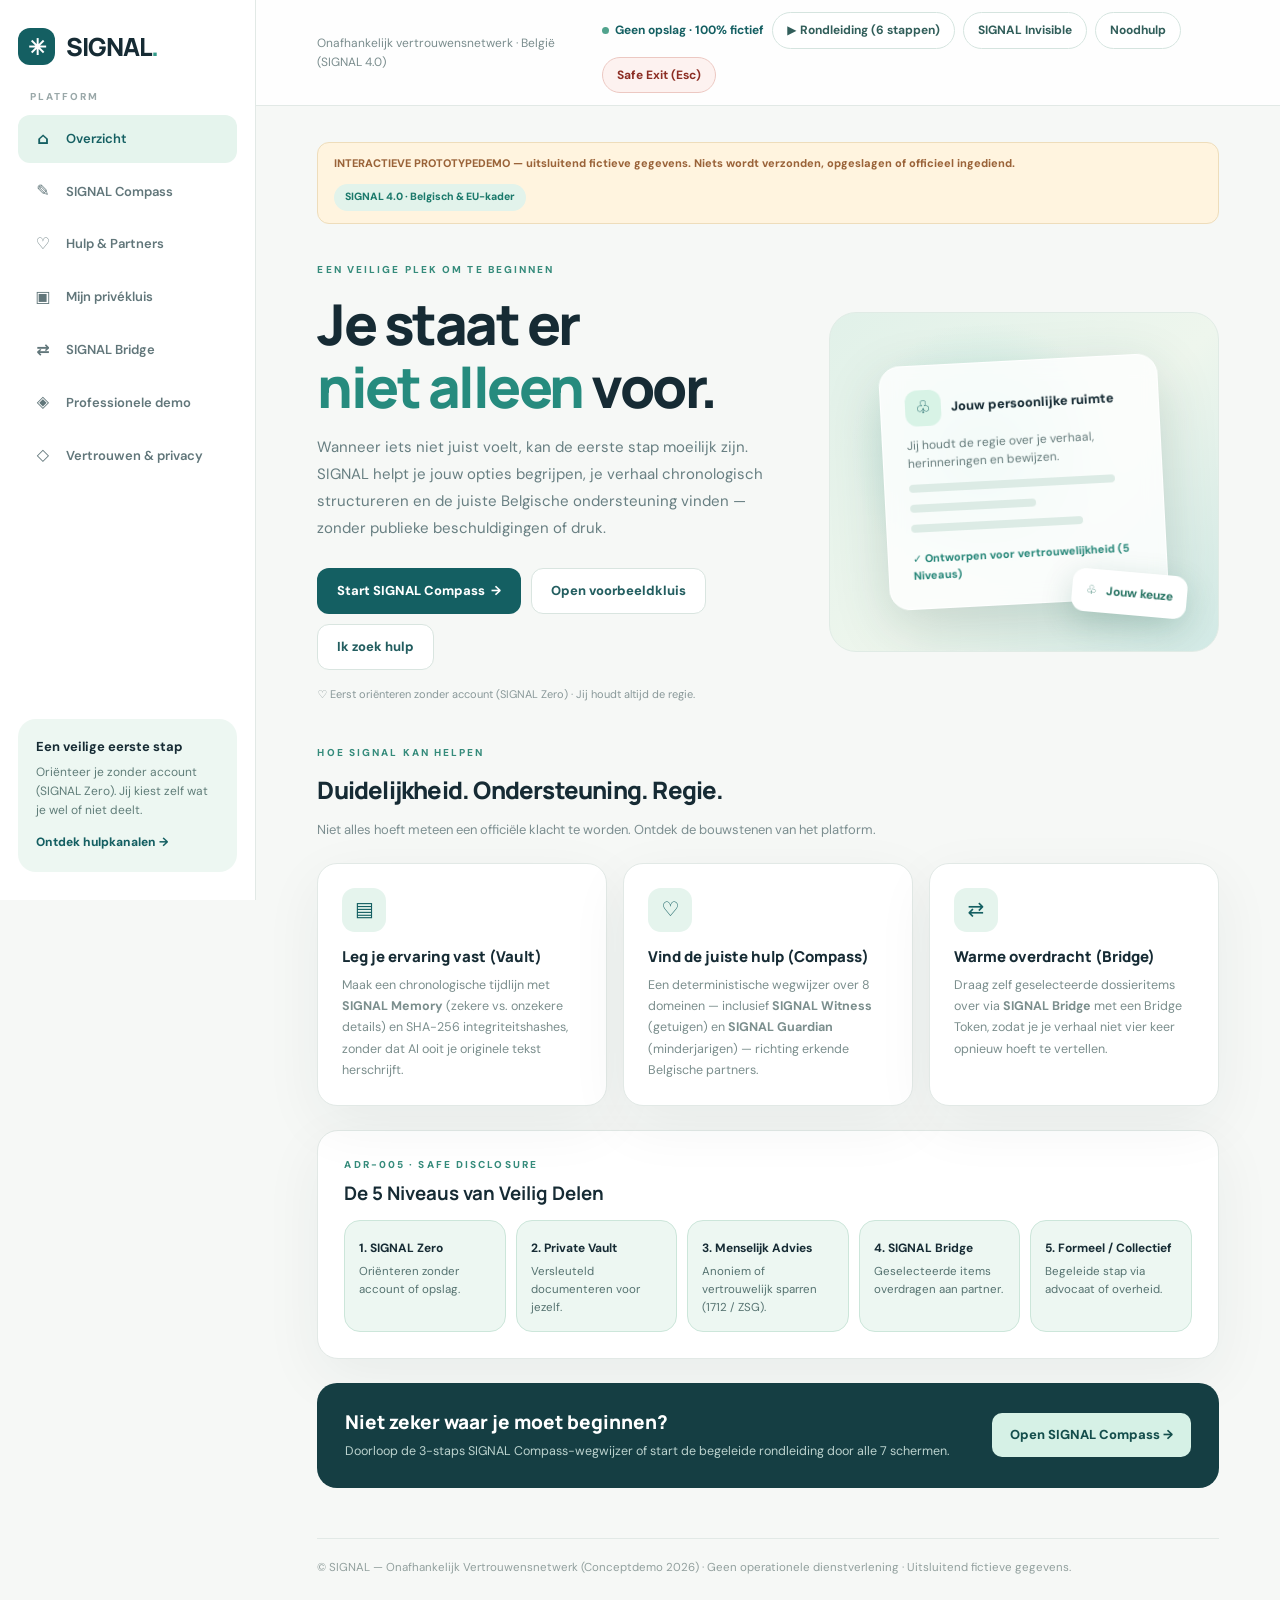
<file: site/index.html>
<!doctype html>
<html lang="nl">
<head>
  <meta charset="utf-8" />
  <meta name="viewport" content="width=device-width, initial-scale=1" />
  <title>SIGNAL — Vertrouwelijk. Veilig. Samen.</title>
  <link rel="stylesheet" href="assets/css/styles.css" />
</head>
<body>
  <div class="shell">
    <!-- Linker Sidebar (Uitgebreide Eerste Demo Layout) -->
    <aside class="sidebar">
      <div class="brand">
        <div class="mark">✳</div>
        <span id="brand-name-text">SIGNAL<span style="color:#339b89">.</span></span>
      </div>

      <div>
        <p class="nav-label">PLATFORM</p>
        <nav class="nav" id="nav">
          <button type="button" class="active" data-page="home">
            <span class="ico-nav">⌂</span>
            <span class="txt">Overzicht</span>
          </button>
          <button type="button" data-page="report">
            <span class="ico-nav">✎</span>
            <span class="txt">SIGNAL Compass</span>
          </button>
          <button type="button" data-page="help">
            <span class="ico-nav">♡</span>
            <span class="txt">Hulp & Partners</span>
          </button>
          <button type="button" data-page="vault">
            <span class="ico-nav">▣</span>
            <span class="txt">Mijn privékluis</span>
          </button>
          <button type="button" data-page="bridge">
            <span class="ico-nav">⇄</span>
            <span class="txt">SIGNAL Bridge</span>
          </button>
          <button type="button" data-page="cases">
            <span class="ico-nav">◈</span>
            <span class="txt">Professionele demo</span>
          </button>
          <button type="button" data-page="trust">
            <span class="ico-nav">◇</span>
            <span class="txt">Vertrouwen & privacy</span>
          </button>
        </nav>
      </div>

      <div class="side-card">
        <strong>Een veilige eerste stap</strong>
        <p>Oriënteer je zonder account (SIGNAL Zero). Jij kiest zelf wat je wel of niet deelt.</p>
        <button type="button" data-goto="help">Ontdek hulpkanalen →</button>
      </div>
    </aside>

    <!-- Hoofdkolom -->
    <main class="main">
      <header class="topbar">
        <div class="top-left">
          <span id="topbar-subtitle">Onafhankelijk vertrouwensnetwerk · België (SIGNAL 4.0)</span>
        </div>
        <div class="top-right">
          <span><span class="dot"></span>Geen opslag · 100% fictief</span>
          <button type="button" class="outline" id="btn-start-tour">▶ Rondleiding (6 stappen)</button>
          <button type="button" class="outline" id="btn-toggle-invisible">SIGNAL Invisible</button>
          <button type="button" class="outline" id="btn-toggle-emergency">Noodhulp</button>
          <button type="button" class="outline-exit" id="btn-safe-exit">Safe Exit (Esc)</button>
        </div>
      </header>

      <!-- Directe Noodhulp Drawer -->
      <div class="emergency-drawer" id="emergency-drawer">
        <div style="max-width:1200px; margin:auto; display:flex; justify-content:space-between; align-items:center; gap:16px; flex-wrap:wrap;">
          <div>
            <strong style="color:var(--urgent-ink);">Directe hulp nodig in België?</strong>
            <div style="color:var(--ink); margin-top:4px;">
              • Acuut gevaar: bel <strong>101</strong> (Politie) of <strong>112</strong> (Medische spoed)<br />
              • Seksueel geweld (&lt; 72u–7d): <strong>Zorgcentrum na Seksueel Geweld (ZSG)</strong> — 24/7 medisch &amp; forensisch sporenbehoud zonder verplichte aangifte<br />
              • Gratis &amp; anoniem gesprek: <strong>1712</strong> (verschijnt niet op telefoonfactuur) · Vlaams Meldpunt: <strong>0800 20 808</strong>
            </div>
          </div>
          <button type="button" class="outline" id="btn-close-emergency">Sluiten</button>
        </div>
      </div>

      <!-- Begeleide Rondleiding Balk -->
      <div class="tour-bar" id="tour-bar">
        <div class="tour-bar-inner">
          <div>
            <strong id="tour-title" style="font-size:13.5px;">Stap 1/6</strong>
            <div id="tour-desc" style="font-size:12px; color:#cfe7e3; margin-top:2px;"></div>
          </div>
          <div style="display:flex; gap:8px;">
            <button type="button" class="outline" id="btn-tour-prev">← Vorige</button>
            <button type="button" class="outline" id="btn-tour-next">Volgende →</button>
            <button type="button" class="outline" id="btn-tour-stop">Sluit tour</button>
          </div>
        </div>
      </div>

      <!-- Content -->
      <div class="content">
        <div class="notice">
          <span>INTERACTIEVE PROTOTYPEDEMO — uitsluitend fictieve gegevens. Niets wordt verzonden, opgeslagen of officieel ingediend.</span>
          <span class="pill">SIGNAL 4.0 · Belgisch &amp; EU-kader</span>
        </div>

        <!-- 1. OVERZICHT (HOME) -->
        <section class="section active" id="home">
          <div class="hero">
            <div>
              <div class="eyebrow">Een veilige plek om te beginnen</div>
              <h1>Je staat er<br /><em>niet alleen</em> voor.</h1>
              <p class="lead">
                Wanneer iets niet juist voelt, kan de eerste stap moeilijk zijn. SIGNAL helpt je jouw opties begrijpen,
                je verhaal chronologisch structureren en de juiste Belgische ondersteuning vinden — zonder publieke
                beschuldigingen of druk.
              </p>
              <div class="actions">
                <button type="button" class="primary" data-goto="report">Start SIGNAL Compass &nbsp;→</button>
                <button type="button" class="secondary" data-goto="vault">Open voorbeeldkluis</button>
                <button type="button" class="secondary" data-goto="help">Ik zoek hulp</button>
              </div>
              <div class="fine">♡ Eerst oriënteren zonder account (SIGNAL Zero) · Jij houdt altijd de regie.</div>
            </div>

            <div class="hero-art">
              <div class="glass">
                <div class="mini-head">
                  <div class="circle-icon">♧</div>
                  Jouw persoonlijke ruimte
                </div>
                <p>Jij houdt de regie over je verhaal, herinneringen en bewijzen.</p>
                <div class="mockline"></div>
                <div class="mockline short"></div>
                <div class="mockline" style="width:75%"></div>
                <div style="margin-top:18px; color:#258678; font-size:11px; font-weight:800">
                  ✓ Ontworpen voor vertrouwelijkheid (5 Niveaus)
                </div>
              </div>
              <div class="seal">♧ &nbsp; Jouw keuze</div>
            </div>
          </div>

          <div class="eyebrow">HOE SIGNAL KAN HELPEN</div>
          <h2 class="section-title">Duidelijkheid. Ondersteuning. Regie.</h2>
          <p class="sub">Niet alles hoeft meteen een officiële klacht te worden. Ontdek de bouwstenen van het platform.</p>

          <div class="grid">
            <div class="card">
              <div class="ico">▤</div>
              <h3>Leg je ervaring vast (Vault)</h3>
              <p>Maak een chronologische tijdlijn met <strong>SIGNAL Memory</strong> (zekere vs. onzekere details) en SHA-256 integriteitshashes, zonder dat AI ooit je originele tekst herschrijft.</p>
            </div>
            <div class="card">
              <div class="ico">♡</div>
              <h3>Vind de juiste hulp (Compass)</h3>
              <p>Een deterministische wegwijzer over 8 domeinen — inclusief <strong>SIGNAL Witness</strong> (getuigen) en <strong>SIGNAL Guardian</strong> (minderjarigen) — richting erkende Belgische partners.</p>
            </div>
            <div class="card">
              <div class="ico">⇄</div>
              <h3>Warme overdracht (Bridge)</h3>
              <p>Draag zelf geselecteerde dossieritems over via <strong>SIGNAL Bridge</strong> met een Bridge Token, zodat je je verhaal niet vier keer opnieuw hoeft te vertellen.</p>
            </div>
          </div>

          <div class="panel" style="margin-top:24px;">
            <div class="eyebrow">ADR-005 · SAFE DISCLOSURE</div>
            <h3 style="margin:6px 0 12px; font-family:'Manrope',sans-serif;">De 5 Niveaus van Veilig Delen</h3>
            <div class="grid" style="grid-template-columns:repeat(5, 1fr); gap:10px;">
              <div class="panel-soft" style="padding:14px;">
                <strong style="font-size:12px;">1. SIGNAL Zero</strong>
                <p style="font-size:11.5px; margin:4px 0 0; color:#557270;">Oriënteren zonder account of opslag.</p>
              </div>
              <div class="panel-soft" style="padding:14px;">
                <strong style="font-size:12px;">2. Private Vault</strong>
                <p style="font-size:11.5px; margin:4px 0 0; color:#557270;">Versleuteld documenteren voor jezelf.</p>
              </div>
              <div class="panel-soft" style="padding:14px;">
                <strong style="font-size:12px;">3. Menselijk Advies</strong>
                <p style="font-size:11.5px; margin:4px 0 0; color:#557270;">Anoniem of vertrouwelijk sparren (1712 / ZSG).</p>
              </div>
              <div class="panel-soft" style="padding:14px;">
                <strong style="font-size:12px;">4. SIGNAL Bridge</strong>
                <p style="font-size:11.5px; margin:4px 0 0; color:#557270;">Geselecteerde items overdragen aan partner.</p>
              </div>
              <div class="panel-soft" style="padding:14px;">
                <strong style="font-size:12px;">5. Formeel / Collectief</strong>
                <p style="font-size:11.5px; margin:4px 0 0; color:#557270;">Begeleide stap via advocaat of overheid.</p>
              </div>
            </div>
          </div>

          <div class="banner">
            <div>
              <h3>Niet zeker waar je moet beginnen?</h3>
              <p>Doorloop de 3-staps SIGNAL Compass-wegwijzer of start de begeleide rondleiding door alle 7 schermen.</p>
            </div>
            <button type="button" data-goto="report">Open SIGNAL Compass →</button>
          </div>
        </section>

        <!-- 2. SIGNAL COMPASS & WIZARD (REPORT) -->
        <section class="section" id="report">
          <div class="page-head">
            <div class="eyebrow">SIGNAL COMPASS · STAP <span id="stepnum">1</span> VAN 3</div>
            <h1>Vertel ons wat je nodig hebt.</h1>
            <p>
              Deterministische routering zonder AI-oordelen. Kies je situatie, rol (melder, getuige of minderjarige)
              en bekijk direct welke Belgische instanties bevoegd zijn én wat SIGNAL juridisch wel en niet doet.
            </p>
          </div>

          <div class="panel">
            <div class="steps">
              <div class="step done"></div>
              <div class="step"></div>
              <div class="step"></div>
            </div>
            <div id="wizard"></div>
            <div class="controls">
              <button type="button" class="secondary" id="back">← Vorige</button>
              <button type="button" class="primary" id="next">Volgende →</button>
            </div>
          </div>
        </section>

        <!-- 3. HULP & TRUST PASSPORTS (HELP) -->
        <section class="section" id="help">
          <div class="page-head">
            <div class="eyebrow">HELP NAVIGATOR &amp; SIGNAL TRUST PASSPORTS</div>
            <h1>Vind de juiste ondersteuning.</h1>
            <p>
              Er bestaan al sterke Belgische organisaties. SIGNAL verbindt jou digitaal, telefonisch of fysiek met het
              juiste kanaal en toont vooraf het geverifieerde <strong>Trust Passport</strong> (beroepsgeheim en toezicht).
            </p>
          </div>

          <div class="panel">
            <label class="field-label" for="filter">Filter op categorie</label>
            <select class="field" id="filter">
              <option value="all">Alle 8 domeinen tonen</option>
              <option value="pesten-intimidatie-machtsmisbruik">Pesten, intimidatie &amp; machtsmisbruik</option>
              <option value="seksueel-grensoverschrijdend-gedrag">Seksueel grensoverschrijdend gedrag</option>
              <option value="discriminatie">Discriminatie &amp; uitsluiting</option>
              <option value="bedrijfsfraude-klokkenluiden">Bedrijfsfraude &amp; klokkenluiden</option>
              <option value="consumentenmisstanden">Consumentenmisstanden &amp; oplichting</option>
              <option value="online-misbruik">Online misbruik, stalking &amp; afpersing</option>
              <option value="milieu-en-veiligheidsmisstanden">Milieu- en veiligheidsmisstanden</option>
              <option value="institutionele-misstanden">Institutionele misstanden (zorg, onderwijs, jeugd)</option>
            </select>
            <div class="small-note">
              Bij acuut gevaar: bel in België altijd <strong>101</strong> of <strong>112</strong>. Bij seksueel geweld binnen 72 uur tot 7 dagen biedt een <strong>Zorgcentrum na Seksueel Geweld (ZSG)</strong> 24/7 medische zorg én forensisch sporenbehoud zonder verplichte aangifte.
            </div>
          </div>

          <div class="route-list" id="routes" style="margin-top:20px"></div>
        </section>

        <!-- 4. MIJN PRIVÉKLUIS (VAULT) -->
        <section class="section" id="vault">
          <div class="page-head">
            <div class="eyebrow">PERSOONLIJKE RUIMTE · SIGNAL TIMELINE &amp; MEMORY</div>
            <h1>Mijn privékluis.</h1>
            <p>
              Houd feiten, onzekere herinneringen (SIGNAL Memory), SHA-256 bewijsstukken en latere aanvullingen zuiver uit elkaar.
              De oorspronkelijke getuigenis wordt nooit overschreven (ADR-003).
            </p>
          </div>
          <div id="vault-dynamic-root"></div>
        </section>

        <!-- 5. SIGNAL BRIDGE (WARME OVERDRACHT) -->
        <section class="section" id="bridge">
          <div class="page-head">
            <div class="eyebrow">GECONTROLEERDE OVERDRACHT · GEEN HERHAALD VERHAAL</div>
            <h1>SIGNAL Bridge &amp; Aftercare.</h1>
            <p>
              Selecteer zelf welke tijdlijnitems je wilt delen met één gekozen Belgische partnerorganisatie, bevestig wat dit
              juridisch betekent en ontvang een Bridge Token voor je gesprek.
            </p>
          </div>
          <div id="bridge-dynamic-root"></div>
        </section>

        <!-- 6. PROFESSIONELE DEMO & MATCHING SIMULATOR (CASES) -->
        <section class="section" id="cases">
          <div class="page-head">
            <div class="eyebrow">PROFESSIONAL WORKSPACE &amp; FASE 3 SIMULATOR</div>
            <h1>Begeleid. Niet geautomatiseerd beoordeeld.</h1>
            <p>
              Test hoe de <strong>Gouden Architectuurregel</strong> onbevoegden (zoals platformbeheerders of werkgevers)
              cryptografisch blokkeert, en ervaar in de Fase 3 simulator hoe <strong>SIGNAL Handshake</strong> werkt.
            </p>
          </div>

          <div class="subtabs">
            <button type="button" class="subtab active" data-cases-tab="workspace">1. Professional Workspace &amp; Toegangstest</button>
            <button type="button" class="subtab" data-cases-tab="handshake">2. Safe Matching &amp; Handshake Simulator (ADR-002)</button>
          </div>

          <div id="cases-dynamic-root"></div>
        </section>

        <!-- 7. VERTROUWEN, PRIVACY & CONSENT CENTER (TRUST) -->
        <section class="section" id="trust">
          <div class="page-head">
            <div class="eyebrow">TRANSPARANTIE · CONSENT CENTER · GOVERNANCE</div>
            <h1>Vertrouwen moet je verdienen.</h1>
            <p>
              Privacy, rechtsbescherming voor alle betrokkenen en onafhankelijke governance zijn bij SIGNAL technisch én
              statutair verankerd.
            </p>
          </div>

          <div class="subtabs">
            <button type="button" class="subtab active" data-trust-tab="principles">1. Kernprincipes &amp; Anti-Features</button>
            <button type="button" class="subtab" data-trust-tab="consent">2. Granulair Consent Center (Art. 17 AVG)</button>
            <button type="button" class="subtab" data-trust-tab="governance">3. 8 Statutaire Regels &amp; SIGNAL Pulse</button>
          </div>

          <div id="trust-dynamic-root"></div>
        </section>

        <div class="footer">
          © SIGNAL — Onafhankelijk Vertrouwensnetwerk (Conceptdemo 2026) · Geen operationele dienstverlening · Uitsluitend fictieve gegevens.
        </div>
      </div>
    </main>
  </div>

  <!-- Safe Exit Modal -->
  <div class="modal-backdrop" id="safe-exit-modal" role="dialog" aria-modal="true" aria-labelledby="safe-exit-title">
    <div class="modal-card">
      <div class="eyebrow" style="color:var(--urgent-ink);">SAFE EXIT GEACTIVEERD</div>
      <h2 id="safe-exit-title" style="margin:6px 0 10px; font-family:'Manrope',sans-serif;">Sessie gewist &amp; hersteld.</h2>
      <p style="font-size:13px; color:#506869; line-height:1.6;">
        Alle tijdelijke demo-invoer is direct uit het geheugen verwijderd. In een echte werkomgeving stuurt Safe Exit je onmiddellijk door naar een neutrale pagina (zoals het weerbericht of een zoekmachine).
      </p>
      <div class="small-note">
        <strong>Eerlijke technische toelichting:</strong> Een website kan zonder privévenster (incognitomodus) niet automatisch jouw volledige browsergeschiedenis wissen. Gebruik op een gecontroleerd toestel bij voorkeur een privévenster, of bel gratis naar <strong>1712</strong> (verschijnt niet op de telefoonfactuur).
      </div>
      <div style="margin-top:18px; display:flex; justify-content:flex-end;">
        <button type="button" class="primary" id="btn-close-safe-exit">Terug naar veilige startpagina</button>
      </div>
    </div>
  </div>

  <div class="toast" id="toast"></div>

  <script type="module" src="assets/js/app.mjs"></script>
</body>
</html>
</file>
<file: site/assets/css/styles.css>
@import url('https://fonts.googleapis.com/css2?family=DM+Sans:wght@400;500;600;700&family=Manrope:wght@400;500;600;700;800&display=swap');

:root {
  --ink: #162b34;
  --muted: #6c8085;
  --teal: #145f62;
  --teal-dark: #0d4a4a;
  --teal-soft: #e5f4ed;
  --accent: #d8f3e9;
  --paper: #f6f8f6;
  --line: #e2e9e6;
  --sand: #f7ede1;
  --white: #ffffff;
  --shadow: 0 18px 60px rgba(17, 51, 49, 0.06);

  /* Caution & Urgent tokens */
  --caution-bg: #fbf6e9;
  --caution-border: #eee2c8;
  --caution-ink: #856c43;
  --urgent-bg: #fdf2f0;
  --urgent-border: #ecc8c2;
  --urgent-ink: #8c2d23;
}

* {
  box-sizing: border-box;
}

body {
  margin: 0;
  background: var(--paper);
  color: var(--ink);
  font-family: 'DM Sans', system-ui, -apple-system, sans-serif;
  line-height: 1.55;
}

body.invisible-mode {
  --teal: #334155;
  --teal-dark: #1e293b;
  --teal-soft: #f1f5f9;
  --accent: #e2e8f0;
  --paper: #f8fafc;
}

button, input, select, textarea {
  font: inherit;
}

button {
  cursor: pointer;
}

a {
  color: inherit;
  text-decoration: none;
}

/* App Shell & Sidebar (Originele Demo Layout) */
.shell {
  min-height: 100vh;
  display: grid;
  grid-template-columns: 256px 1fr;
}

.sidebar {
  background: var(--white);
  border-right: 1px solid var(--line);
  padding: 28px 18px;
  display: flex;
  flex-direction: column;
  gap: 24px;
  position: sticky;
  top: 0;
  height: 100vh;
  overflow-y: auto;
}

.brand {
  display: flex;
  align-items: center;
  gap: 11px;
  font: 800 25px 'Manrope', sans-serif;
  letter-spacing: -1.1px;
  color: var(--ink);
}

.mark {
  width: 37px;
  height: 37px;
  border-radius: 12px;
  background: var(--teal);
  color: #ffffff;
  display: grid;
  place-items: center;
  font-size: 22px;
  flex-shrink: 0;
}

.nav-label {
  font-size: 10px;
  letter-spacing: 2px;
  font-weight: 800;
  color: #9aa8a9;
  margin: 0 12px 10px;
  text-transform: uppercase;
}

.nav {
  display: grid;
  gap: 4px;
}

.nav button {
  border: 0;
  background: transparent;
  text-align: left;
  border-radius: 12px;
  padding: 12px 14px;
  color: #61767a;
  display: flex;
  gap: 12px;
  align-items: center;
  font-weight: 600;
  font-size: 13px;
  transition: background 0.15s ease, color 0.15s ease;
}

.nav button span.ico-nav {
  font-size: 16px;
  width: 22px;
  text-align: center;
  flex-shrink: 0;
}

.nav button.active,
.nav button:hover {
  background: var(--teal-soft);
  color: var(--teal);
}

.side-card {
  margin-top: auto;
  background: #edf7f2;
  padding: 18px;
  border-radius: 18px;
}

.side-card strong {
  font-size: 13px;
  display: block;
  margin-bottom: 6px;
}

.side-card p {
  font-size: 12px;
  line-height: 1.55;
  color: #607d79;
  margin: 0 0 10px 0;
}

.side-card button {
  background: none;
  border: 0;
  color: var(--teal);
  padding: 0;
  font-weight: 800;
  font-size: 12px;
}

/* Main & Topbar */
.main {
  min-width: 0;
  display: flex;
  flex-direction: column;
}

.topbar {
  min-height: 78px;
  padding: 12px 6%;
  background: rgba(255, 255, 255, 0.85);
  backdrop-filter: blur(8px);
  border-bottom: 1px solid var(--line);
  display: flex;
  justify-content: space-between;
  align-items: center;
  gap: 12px;
  position: sticky;
  top: 0;
  z-index: 50;
}

.top-left {
  font-size: 12px;
  color: #7b8d8e;
  display: flex;
  align-items: center;
  gap: 10px;
}

.top-right {
  display: flex;
  align-items: center;
  gap: 8px;
  flex-wrap: wrap;
  font-size: 12px;
  color: var(--teal);
  font-weight: 700;
}

.dot {
  width: 7px;
  height: 7px;
  border-radius: 50%;
  background: #51a38d;
  display: inline-block;
  margin-right: 6px;
}

.outline {
  border: 1px solid #d5e4df;
  border-radius: 30px;
  background: var(--white);
  padding: 8px 14px;
  font-weight: 700;
  font-size: 12px;
  color: #315e5a;
  transition: all 0.15s ease;
}

.outline:hover {
  border-color: var(--teal);
  background: var(--teal-soft);
}

.outline.active-toggle {
  background: var(--teal);
  color: #ffffff;
  border-color: var(--teal);
}

.outline-exit {
  border: 1px solid var(--urgent-border);
  border-radius: 30px;
  background: var(--urgent-bg);
  padding: 8px 14px;
  font-weight: 700;
  font-size: 12px;
  color: var(--urgent-ink);
}

.outline-exit:hover {
  background: #f9e1dd;
}

/* Emergency Drawer & Tour Bar */
.emergency-drawer {
  display: none;
  background: var(--urgent-bg);
  border-bottom: 1px solid var(--urgent-border);
  padding: 16px 6%;
  font-size: 13px;
}

.emergency-drawer.open {
  display: block;
}

.tour-bar {
  display: none;
  background: #153e43;
  color: #ffffff;
  padding: 14px 6%;
}

.tour-bar.open {
  display: block;
}

.tour-bar-inner {
  max-width: 1200px;
  margin: auto;
  display: flex;
  justify-content: space-between;
  align-items: center;
  gap: 16px;
  flex-wrap: wrap;
}

/* Content Area */
.content {
  max-width: 1200px;
  width: 100%;
  margin: 0 auto;
  padding: 36px 6% 80px;
}

.section {
  display: none;
}

.section.active {
  display: block;
  animation: fadeIn 0.2s ease;
}

@keyframes fadeIn {
  from { opacity: 0; transform: translateY(4px); }
  to { opacity: 1; transform: translateY(0); }
}

.notice {
  color: #9a6339;
  font-size: 11px;
  font-weight: 800;
  background: #fff4df;
  border: 1px solid #eeddbb;
  border-radius: 12px;
  padding: 12px 16px;
  margin-bottom: 24px;
  display: flex;
  justify-content: space-between;
  align-items: center;
  gap: 12px;
  flex-wrap: wrap;
}

.eyebrow {
  color: #358b7b;
  letter-spacing: 2.1px;
  font-weight: 800;
  font-size: 10px;
  text-transform: uppercase;
}

/* Hero (Originele Demo Stijl) */
.hero {
  display: grid;
  grid-template-columns: 1.1fr 0.9fr;
  gap: 35px;
  align-items: center;
  padding: 14px 0 42px;
}

.hero h1 {
  font: 800 clamp(36px, 4.4vw, 60px) / 1.11 'Manrope', sans-serif;
  letter-spacing: -2.5px;
  margin: 16px 0;
}

.hero h1 em {
  font-style: normal;
  color: #268b7e;
}

.lead {
  font-size: 15px;
  color: #687f82;
  line-height: 1.8;
  max-width: 540px;
}

.actions {
  display: flex;
  gap: 10px;
  flex-wrap: wrap;
  margin-top: 26px;
}

.primary {
  background: var(--teal);
  color: white;
  border: 0;
  border-radius: 12px;
  padding: 13px 20px;
  font-weight: 800;
  font-size: 13px;
  transition: background 0.15s ease;
}

.primary:hover {
  background: var(--teal-dark);
}

.secondary {
  background: white;
  color: #235e60;
  border: 1px solid #d9e5e0;
  border-radius: 12px;
  padding: 12px 19px;
  font-weight: 800;
  font-size: 13px;
}

.secondary:hover {
  border-color: var(--teal);
  background: var(--teal-soft);
}

.fine {
  font-size: 11px;
  color: #899899;
  margin-top: 16px;
}

.hero-art {
  height: 340px;
  background: radial-gradient(circle at 40% 42%, #c1eae0, transparent 44%),
              linear-gradient(135deg, #e1f1e9, #eef6ed 55%, #d1e9e5);
  border: 1px solid #e0ebe5;
  border-radius: 27px;
  display: grid;
  place-items: center;
  position: relative;
  overflow: hidden;
}

.glass {
  width: 72%;
  padding: 24px;
  background: rgba(255, 255, 255, 0.8);
  backdrop-filter: blur(12px);
  border: 1px solid #fff;
  box-shadow: 0 18px 55px #204e4433;
  border-radius: 21px;
  transform: rotate(-3deg);
}

.mini-head {
  display: flex;
  align-items: center;
  gap: 10px;
  font-weight: 800;
  font-size: 13px;
}

.circle-icon {
  display: grid;
  place-items: center;
  background: #d8f3e6;
  border-radius: 12px;
  width: 36px;
  height: 36px;
  color: var(--teal);
  font-size: 18px;
}

.glass p {
  font-size: 12px;
  color: #657b7b;
  line-height: 1.5;
  margin: 10px 0 0 0;
}

.mockline {
  height: 8px;
  border-radius: 9px;
  background: #dcebe5;
  margin-top: 12px;
  width: 90%;
}

.mockline.short {
  width: 55%;
}

.seal {
  position: absolute;
  right: 8%;
  bottom: 11%;
  background: #fff;
  border-radius: 13px;
  padding: 12px 14px;
  font-weight: 800;
  color: #2c7767;
  box-shadow: 0 10px 32px #1b5d4933;
  font-size: 12px;
  transform: rotate(5deg);
}

/* Headings & Typography */
.section-title {
  font: 800 24px 'Manrope', sans-serif;
  letter-spacing: -0.8px;
  margin: 12px 0 7px;
}

.sub {
  font-size: 13px;
  color: #7c8e90;
  line-height: 1.7;
  margin-bottom: 22px;
}

.page-head h1 {
  font: 800 clamp(28px, 3.6vw, 42px) 'Manrope', sans-serif;
  letter-spacing: -1.6px;
  margin: 12px 0 8px;
}

.page-head p {
  color: #728687;
  font-size: 14px;
  line-height: 1.7;
  max-width: 720px;
  margin: 0;
}

/* Grids & Cards */
.grid {
  display: grid;
  grid-template-columns: repeat(3, 1fr);
  gap: 16px;
}

.grid-2 {
  display: grid;
  grid-template-columns: repeat(2, minmax(0, 1fr));
  gap: 18px;
}

.vault-grid {
  display: grid;
  grid-template-columns: 1.4fr 1fr;
  gap: 18px;
}

.card {
  background: #fff;
  border: 1px solid var(--line);
  border-radius: 20px;
  padding: 24px;
  box-shadow: var(--shadow);
}

.card h3 {
  font: 800 15px 'Manrope', sans-serif;
  margin: 14px 0 8px;
}

.card p {
  color: #7b8e8d;
  font-size: 12.5px;
  line-height: 1.7;
  margin: 0;
}

.card .ico {
  font-size: 20px;
  background: var(--teal-soft);
  border-radius: 13px;
  width: 44px;
  height: 44px;
  display: grid;
  place-items: center;
  color: var(--teal);
}

.banner {
  background: #153e43;
  border-radius: 20px;
  color: white;
  padding: 26px 28px;
  margin-top: 24px;
  display: flex;
  align-items: center;
  justify-content: space-between;
  gap: 20px;
}

.banner p {
  color: #bbd2ce;
  font-size: 12.5px;
  line-height: 1.65;
  margin: 0;
}

.banner h3 {
  margin: 0 0 6px;
  font: 800 19px 'Manrope', sans-serif;
}

.banner button {
  background: #d6f1e6;
  color: #144e4c;
  border: 0;
  border-radius: 10px;
  padding: 12px 18px;
  font-weight: 800;
  font-size: 13px;
  white-space: nowrap;
}

.panel {
  background: white;
  border: 1px solid var(--line);
  border-radius: 21px;
  padding: 26px;
  margin-top: 20px;
  box-shadow: var(--shadow);
}

.panel-soft {
  background: #edf7f2;
  border: 1px solid #cce6da;
  border-radius: 16px;
  padding: 18px 20px;
}

/* Wizard & Options */
.steps {
  display: flex;
  gap: 10px;
  margin-bottom: 22px;
}

.step {
  flex: 1;
  height: 5px;
  background: #e7eeea;
  border-radius: 10px;
}

.step.done {
  background: #328779;
}

.option-grid {
  display: grid;
  grid-template-columns: repeat(2, 1fr);
  gap: 12px;
  margin: 16px 0;
}

.option {
  border: 1.5px solid #e0e8e4;
  background: #fff;
  border-radius: 14px;
  padding: 16px;
  text-align: left;
  color: #2a5053;
  font-weight: 800;
  font-size: 13px;
  transition: border-color 0.15s ease, background 0.15s ease;
}

.option small {
  display: block;
  color: #839494;
  font-weight: 500;
  margin-top: 6px;
  line-height: 1.45;
  font-size: 12px;
}

.option.selected {
  border-color: #268777;
  background: #ebf7f0;
}

.option:hover {
  border-color: #96c5b8;
}

/* Forms & Notes */
.field {
  width: 100%;
  padding: 12px 14px;
  border: 1px solid #dae6e1;
  border-radius: 12px;
  outline: 0;
  color: var(--ink);
  background: #fff;
  font-size: 13px;
}

.field:focus {
  border-color: #218779;
}

label.field-label {
  display: block;
  font-weight: 700;
  font-size: 12px;
  margin: 14px 0 6px;
}

textarea.field {
  min-height: 96px;
  resize: vertical;
}

.small-note {
  background: var(--caution-bg);
  border: 1px solid var(--caution-border);
  padding: 13px 15px;
  border-radius: 12px;
  color: var(--caution-ink);
  font-size: 12.5px;
  line-height: 1.55;
  margin-top: 14px;
}

.urgent-note {
  background: var(--urgent-bg);
  border: 1px solid var(--urgent-border);
  padding: 14px 16px;
  border-radius: 12px;
  color: var(--urgent-ink);
  font-size: 12.5px;
  line-height: 1.55;
  margin-top: 14px;
}

.controls {
  display: flex;
  justify-content: space-between;
  gap: 10px;
  margin-top: 22px;
}

/* Routes / Partner Cards */
.route-list {
  display: grid;
  gap: 12px;
}

.route {
  background: #fff;
  padding: 20px;
  border: 1px solid var(--line);
  border-radius: 16px;
  display: flex;
  gap: 14px;
  align-items: flex-start;
  box-shadow: var(--shadow);
}

.route .ico {
  font-size: 22px;
  width: 40px;
  height: 40px;
  border-radius: 12px;
  background: var(--teal-soft);
  color: var(--teal);
  display: grid;
  place-items: center;
  flex-shrink: 0;
}

.route h3 {
  font-size: 14.5px;
  margin: 0 0 4px;
  font-family: 'Manrope', sans-serif;
}

.route p {
  font-size: 12.5px;
  color: #6b8081;
  line-height: 1.55;
  margin: 0;
}

.pill {
  display: inline-block;
  font-size: 10.5px;
  background: #e2f3eb;
  color: #1b796b;
  border-radius: 25px;
  padding: 5px 11px;
  font-weight: 800;
}

.pill-caution {
  background: var(--caution-bg);
  color: var(--caution-ink);
  border: 1px solid var(--caution-border);
}

.pill-urgent {
  background: var(--urgent-bg);
  color: var(--urgent-ink);
  border: 1px solid var(--urgent-border);
}

/* Timeline (Originele Demo Stijl + Addendum) */
.timeline {
  border-left: 2px solid #d8e8df;
  margin: 20px 8px;
  padding-left: 24px;
}

.event {
  position: relative;
  margin-bottom: 22px;
}

.event::before {
  content: '';
  width: 11px;
  height: 11px;
  background: #3a9b87;
  border: 3px solid white;
  box-shadow: 0 0 0 1px #b1d7c7;
  position: absolute;
  left: -31px;
  top: 4px;
  border-radius: 50%;
}

.event.is-addendum {
  background: #f5faf7;
  padding: 12px 14px;
  border-radius: 12px;
  border: 1px dashed #b1d7c7;
}

.event.is-addendum::before {
  background: #268777;
}

.event strong {
  font-size: 13.5px;
}

.event p {
  color: #5b7172;
  font-size: 12.5px;
  margin: 6px 0;
  line-height: 1.55;
}

.hash-box {
  font-family: ui-monospace, SFMono-Regular, Menlo, monospace;
  font-size: 11px;
  background: #f3f7f5;
  border: 1px solid var(--line);
  border-radius: 10px;
  padding: 9px 12px;
  color: #3a5758;
  word-break: break-all;
  margin-top: 6px;
}

/* Stat Cards & Demo Rows */
.stat {
  display: grid;
  grid-template-columns: repeat(3, 1fr);
  gap: 12px;
  margin: 22px 0;
}

.stat .card {
  padding: 20px;
}

.stat b {
  font: 800 30px 'Manrope', sans-serif;
  color: #196e67;
}

.stat span {
  font-size: 11.5px;
  color: #819191;
  display: block;
  margin-top: 6px;
}

.demo-row {
  display: flex;
  gap: 12px;
  align-items: center;
  background: #f3f7f5;
  padding: 15px 16px;
  border-radius: 12px;
  margin: 10px 0;
}

.demo-row b {
  font-size: 12.5px;
}

.demo-row small {
  display: block;
  color: #6f8584;
  margin-top: 4px;
  font-size: 11.5px;
}

/* Tables */
.data-table {
  width: 100%;
  border-collapse: collapse;
  font-size: 12.5px;
}

.data-table th,
.data-table td {
  text-align: left;
  padding: 9px 10px;
  border-bottom: 1px solid var(--line);
  vertical-align: top;
}

.data-table th {
  font-weight: 700;
  color: var(--teal);
  background: #f6faf8;
}

/* Sub-tabs inside sections */
.subtabs {
  display: flex;
  gap: 8px;
  flex-wrap: wrap;
  margin-top: 18px;
}

.subtab {
  border: 1px solid var(--line);
  background: #fff;
  border-radius: 30px;
  padding: 8px 15px;
  font-size: 12px;
  font-weight: 700;
  color: #546e70;
}

.subtab.active {
  background: var(--teal);
  color: #fff;
  border-color: var(--teal);
}

/* Safe Exit Modal & Toast */
.modal-backdrop {
  display: none;
  position: fixed;
  inset: 0;
  background: rgba(17, 51, 49, 0.55);
  z-index: 200;
  align-items: center;
  justify-content: center;
  padding: 20px;
}

.modal-backdrop.open {
  display: flex;
}

.modal-card {
  background: #fff;
  border-radius: 21px;
  max-width: 520px;
  width: 100%;
  padding: 28px;
  box-shadow: 0 24px 64px rgba(17, 51, 49, 0.25);
}

.toast {
  position: fixed;
  right: 24px;
  bottom: 24px;
  background: #184d4c;
  color: #fff;
  padding: 14px 19px;
  border-radius: 12px;
  font-size: 12.5px;
  font-weight: 600;
  box-shadow: 0 12px 32px #123a3844;
  opacity: 0;
  transform: translateY(8px);
  transition: 0.25s;
  pointer-events: none;
  z-index: 300;
}

.toast.show {
  opacity: 1;
  transform: none;
}

.footer {
  margin-top: 50px;
  border-top: 1px solid var(--line);
  padding-top: 20px;
  color: #92a09e;
  font-size: 11.5px;
}

/* Responsive */
@media (max-width: 1000px) {
  .shell {
    grid-template-columns: 78px 1fr;
  }
  .sidebar {
    padding: 25px 10px;
  }
  .brand {
    font-size: 0;
    justify-content: center;
  }
  .nav-label,
  .nav button .txt,
  .side-card {
    display: none;
  }
  .nav button {
    justify-content: center;
    padding: 12px;
  }
  .hero {
    grid-template-columns: 1fr;
  }
  .hero-art {
    height: 260px;
  }
  .grid,
  .grid-2 {
    grid-template-columns: 1fr;
  }
}

@media (max-width: 620px) {
  .shell {
    display: block;
  }
  .sidebar {
    height: auto;
    position: static;
    padding: 12px 15px;
    flex-direction: row;
    align-items: center;
    gap: 8px;
    overflow-x: auto;
  }
  .nav {
    display: flex;
    gap: 4px;
  }
  .nav button {
    min-width: 44px;
  }
  .topbar {
    height: auto;
    padding: 10px 16px;
  }
  .top-left {
    display: none;
  }
  .content {
    padding: 20px 16px 60px;
  }
  .option-grid,
  .vault-grid,
  .stat {
    grid-template-columns: 1fr;
  }
  .banner {
    flex-direction: column;
    align-items: flex-start;
  }
  .actions {
    flex-direction: column;
  }
  .actions button {
    width: 100%;
  }
}
</file>
